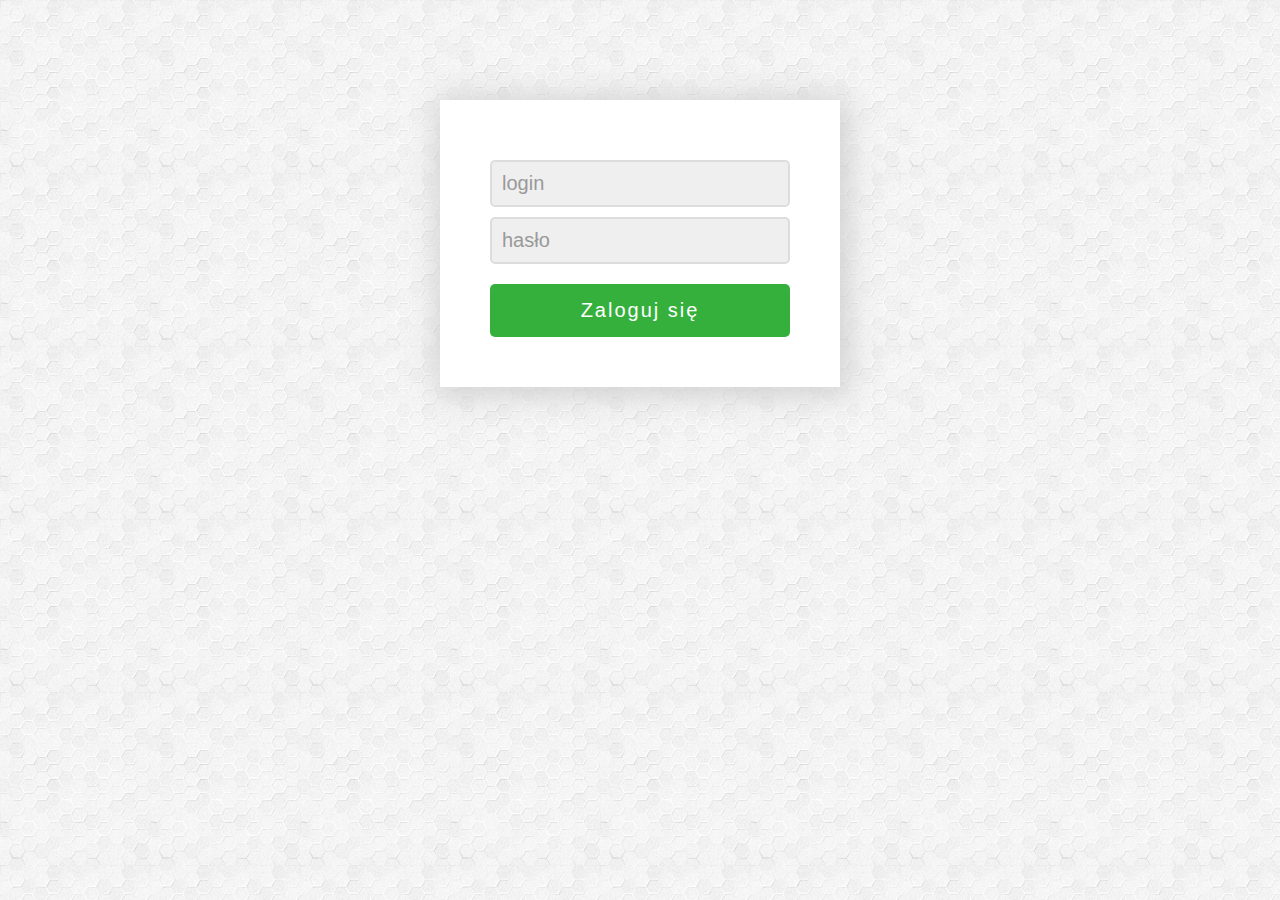
<file: Form/index.html>
<!DOCTYPE HTML>
<html lang="pl">
<head>
	<meta charset="utf-8" />
	<title>Stylizowanie formularzy</title>
	<meta name="description" content="Nauka podstawowego stylizowania elementów formularzy" />
	<meta name="keywords" content="css, odcinek" />
	<meta http-equiv="X-UA-Compatible" content="IE=edge,chrome=1" />
		
	<link rel="stylesheet" href="style.css" type="text/css" />
	
</head>

<body>

	<div id="container">
		<form>
			
			<input type="text" placeholder="login" onfocus="this.placeholder=''" onblur="this.placeholder='login'" >

			<input type="password" placeholder="hasło" onfocus="this.placeholder=''" onblur="this.placeholder='hasło'">
			
			<input type="submit"value="Zaloguj się">
			
		</form>
	</div>
	
</body>
</html>
</file>
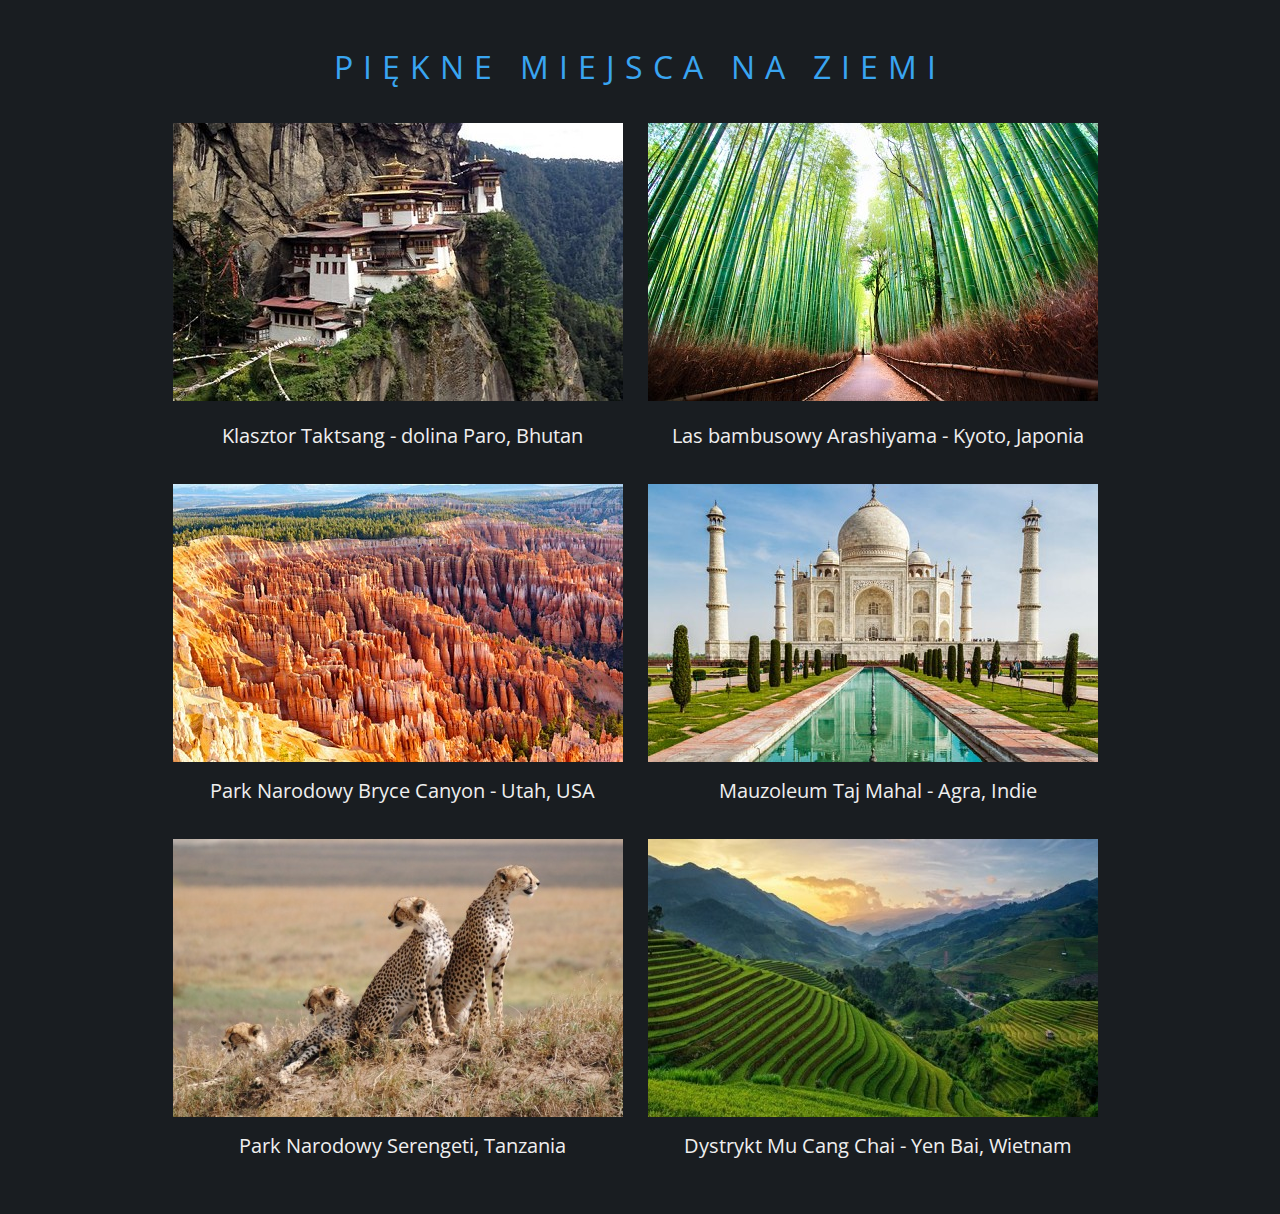
<file: Gallery/index.html>
<!DOCTYPE html>
<html lang="pl">
<head>

	<meta charset="utf-8">
	<title>Galeria zdjęć</title>
	<meta name="description" content="Piękne miejsca na Ziemi">
	<meta name="keywords" content="Taktsang, Paro, Bhutan, Arashiyama, Kyoto, Japonia, Bryce Canyon, Utah, USA, Taj Mahal, Agra, Indie, Serengeti, Tanzania, Mu Cang Chai, Yen Bai, Wietnam">
	<meta name="author" content="MZ">
	
	<meta http-equiv="X-Ua-Compatible" content="IE=edge,chrome=1">
	
	<link rel="stylesheet" href="main.css">
	<link rel="stylesheet" href="css/fontello.css">

	<link href="https://fonts.googleapis.com/css?family=Open+Sans:400,700&amp;subset=latin-ext" rel="stylesheet">
	
	<!--[if lt IE 9]>
	<script src="//cdnjs.cloudflare.com/ajax/libs/html5shiv/3.7.3/html5shiv.min.js"></script>
	<![endif]-->
	
</head>

<body>
	
	<main>
	
		<article>
		
			<div class="container">
			
				<header>
					<h1>Piękne miejsca na Ziemi</h1>
				</header>
			
				<div class="postcard">
				
					<div class="photo1"> 
						<a href="#"><img src="img/01.jpg" alt="Taktsang"></a>
					</div>
					<p>Klasztor Taktsang - dolina Paro, Bhutan</p>
					
				</div>
				
				<div class="postcard">
				
					<div class="photo2"> 
						<a href="#"><img src="img/02.jpg" alt="Arashiyama"></a>
					</div>
					<p>Las bambusowy Arashiyama - Kyoto, Japonia</p>
					
				</div>
				
				<div class="postcard">
				
					<div class="photo3"> 
						<div class="overlay">
							<a href="#"><img src="img/03.jpg" alt="Bryce Canyon"></a>
							<a href="#" class="link"><p>Rok założenia 1928, powierzchnia 145km<sup>2</sup></p></a>
						</div>
					</div>
					<p>Park Narodowy Bryce Canyon - Utah, USA</p>
					
				</div>
				
				<div class="postcard">
				
					<div class="photo4"> 
						<div class="overlayt">
							<a href="#"><img src="img/04.jpg" alt="Taj Mahal"></a>
							<a href="#" class="link"><span class="icon"><i class="icon-search"></i><p>zobacz album</p></span></a>
						</div>
					</div>
					<p>Mauzoleum Taj Mahal - Agra, Indie</p>
					
				</div>				
				

				<div class="postcard">
				
					<div class="photo5"> 
						<a href="#"><img src="img/05.jpg" alt="Serengeti"></a>
					</div>
					<p>Park Narodowy Serengeti, Tanzania</p>
					
				</div>

				<div class="postcard">
				
					<div class="photo6"> 
						<a href="#"><img src="img/06.jpg" alt="Mu Cang Chai"></a>
					</div>	
					<p>Dystrykt Mu Cang Chai - Yen Bai, Wietnam</p>
				</div>				
	
			</div>

		</article>
	
	</main>
	
</body>
</html>
</file>
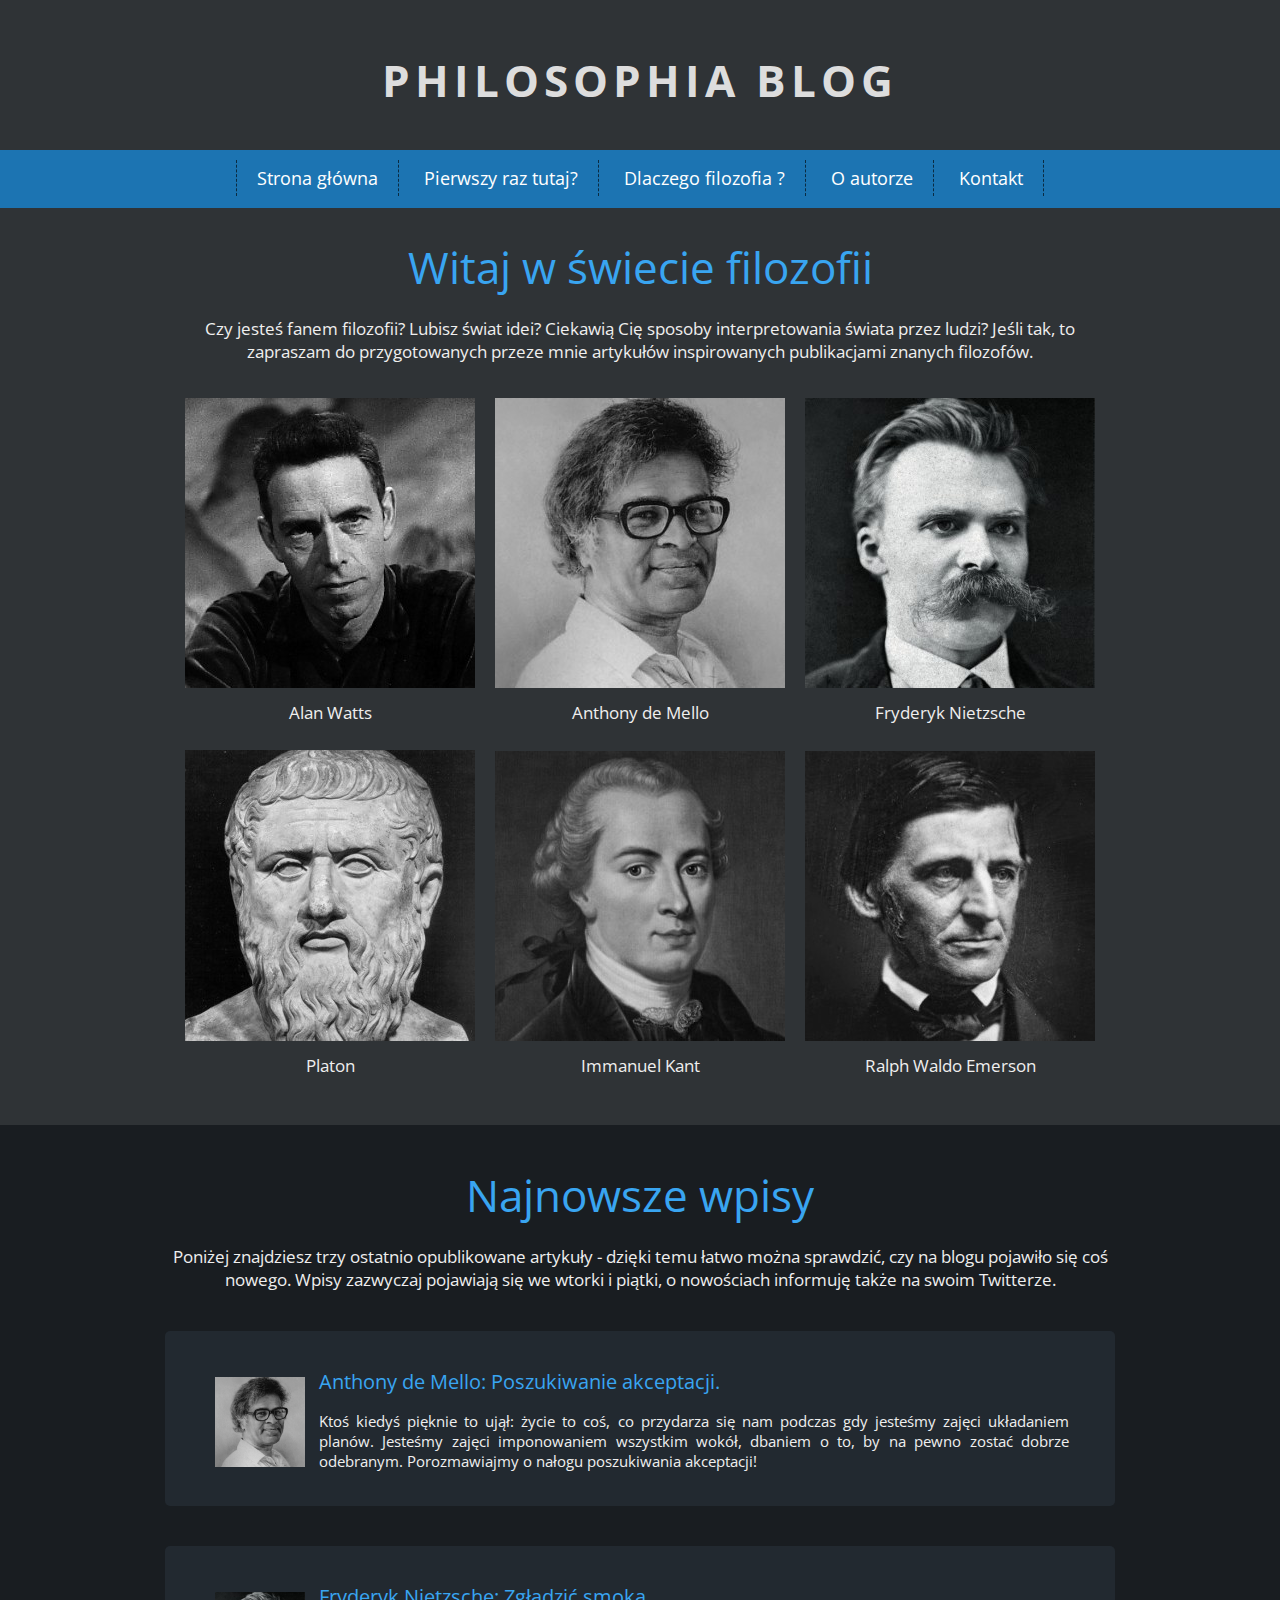
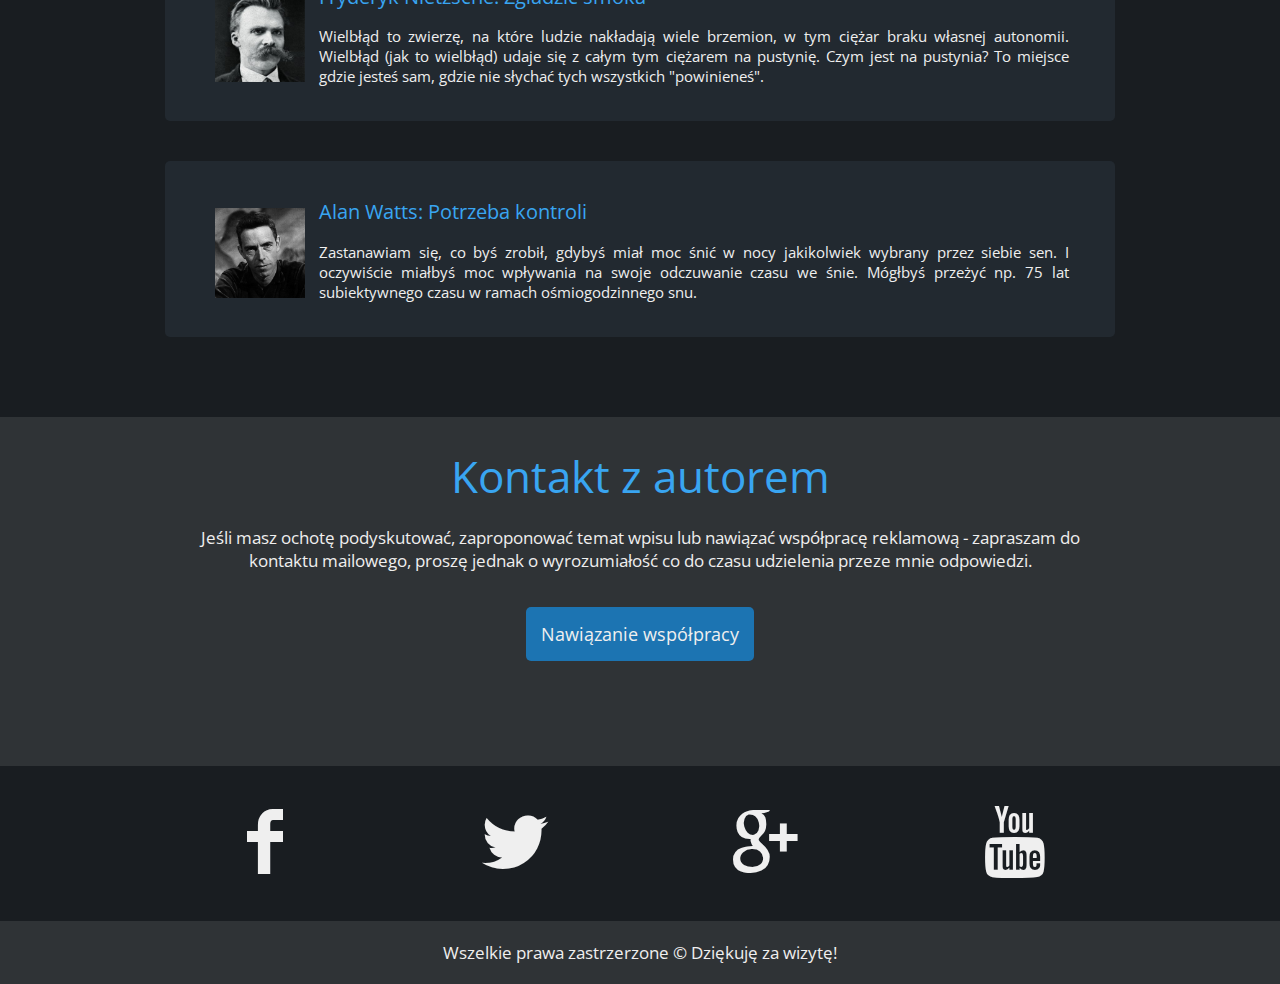
<file: Sample/index.html>
<!DOCTYPE html>
<html lang="pl">
<head>

	<meta charset="utf-8">
	<title>Philosophia Blog</title>
	<meta name="description" content="Blog na temat ciekawych publikacji z dziedziny filozofii. Omówienie wybranych tekstów najsłynniejszych autorów!">
	<meta name="keywords" content="filozofia, książki, blog, przemyślenia">
	<meta name="author" content="Mortinez Walles">
	
	<meta http-equiv="X-Ua-Compatible" content="IE=edge,chrome=1">
	
	<link rel="stylesheet" href="main.css">
	<link href="https://fonts.googleapis.com/css?family=Open+Sans:400,700&amp;subset=latin-ext" rel="stylesheet">
	<link href="css/fontello.css" rel="stylesheet" type="text/css"/>
	
	<!--[if lt IE 9]>
	<script src="//cdnjs.cloudflare.com/ajax/libs/html5shiv/3.7.3/html5shiv.min.js"></script>
	<![endif]-->
	
</head>

<body>


	<header>
		
		<h1 class="logo">Philosophia Blog</h1>
		
		<nav id="topnav">
		
			<ul class="menu">
			
				<li><a href="#">Strona główna</a></li>
				<li><a href="#">Pierwszy raz tutaj?</a></li>
				<li><a href="#">Dlaczego filozofia ?</a></li>
				<li><a href="#">O autorze</a></li>
				<li><a href="#">Kontakt</a></li>
			
			</ul>
		
		</nav>
		
	</header>
	
<main>

	<article>
	
		<section>
		
			<div class="categories">
			<header>
				<h1>Witaj w świecie filozofii</h1>
				<p>Czy jesteś fanem filozofii? Lubisz świat idei? Ciekawią Cię sposoby interpretowania świata przez ludzi? Jeśli tak, to zapraszam do przygotowanych przeze mnie artykułów inspirowanych publikacjami znanych filozofów.</p>
			</header>
			
			<div class="author">
				<figure>
					<a href="#"><img src="img/alan-watts.jpg" alt="Alan Watts"/></a>
					<figcaption>Alan Watts</figcaption>
				</figure>
			</div>
			
			<div class="author">
				<figure>
					<a href="#"><img src="img/de-mello.jpg" alt="Anthony de Mello"/></a>
					<figcaption>Anthony de Mello</figcaption>
				</figure>
			</div>
			
			<div class="author">
				<figure>
					<a href="#"><img src="img/nietzsche.jpg" alt="Fryderyk Nietzsche"/></a>
					<figcaption>Fryderyk Nietzsche</figcaption>
				</figure>
			</div>
			
			<div class="author">
				<figure>
					<a href="#"><img src="img/platon.jpg" alt="Platon"/></a>
					<figcaption>Platon</figcaption>
				</figure>
			</div>
			
			<div class="author">
				<figure>
					<a href="#"><img src="img/kant.jpg" alt="Immanuel Kant"/></a>
					<figcaption>Immanuel Kant</figcaption>
				</figure>
			</div>
			
			<div class="author">
				<figure>
					<a href="#"><img src="img/emerson.jpg" alt="Ralph Waldo Emerson"/></a>
					<figcaption>Ralph Waldo Emerson</figcaption>
				</figure>
			</div>
			
			</div>
		</section>
		
		<section id="newest">
		
			<div class="entries">
			
				<header>
					<h1>Najnowsze wpisy</h1>
					<p>Poniżej znajdziesz trzy ostatnio opublikowane artykuły - dzięki temu łatwo można sprawdzić, czy na blogu pojawiło się coś nowego. Wpisy zazwyczaj pojawiają się we wtorki i piątki, o nowościach informuję także na swoim Twitterze.</p>
				</header>
				
				<div class="entry">
					
					<div class="entryjpg">
						<img src="img/de-mello.jpg" alt="Anthony de Mello"/>
					</div>
					<div class="entrytxt">
						<h2>Anthony de Mello: Poszukiwanie akceptacji.</h2>
						<p>Ktoś kiedyś pięknie to ujął: życie to coś, co przydarza się nam podczas gdy jesteśmy zajęci układaniem planów. Jesteśmy zajęci imponowaniem wszystkim wokół, dbaniem o to, by na pewno zostać dobrze odebranym. Porozmawiajmy o nałogu poszukiwania akceptacji!</p>
					</div>
					
				</div>
				
				<div class="entry">
					
					<div class="entryjpg">
						<img src="img/nietzsche.jpg" alt="Fryderyk Nietzsche"/>
					</div>
					<div class="entrytxt">
						<h2>Fryderyk Nietzsche: Zgładzić smoka</h2>
						<p>Wielbłąd to zwierzę, na które ludzie nakładają wiele brzemion, w tym ciężar braku własnej autonomii. Wielbłąd (jak to wielbłąd) udaje się z całym tym ciężarem na pustynię. Czym jest na pustynia? To miejsce gdzie jesteś sam, gdzie nie słychać tych wszystkich "powinieneś".</p>
					</div>
					
				</div>
				
				<div class="entry">
					
					<div class="entryjpg">
						<img src="img/alan-watts.jpg" alt="Alan Watts"/>
					</div>
					<div class="entrytxt">
						<h2>Alan Watts: Potrzeba kontroli</h2>
						<p>Zastanawiam się, co byś zrobił, gdybyś miał moc śnić w nocy jakikolwiek wybrany przez siebie sen. I oczywiście miałbyś moc wpływania na swoje odczuwanie czasu we śnie. Mógłbyś przeżyć np. 75 lat subiektywnego czasu w ramach ośmiogodzinnego snu.</p>
					</div>
					
				</div>
		
		</section>
		
		<section>
		
			<div class="contact">
			
				<header>
					<h1>Kontakt z autorem</h1>
					<p>Jeśli masz ochotę podyskutować, zaproponować temat wpisu lub nawiązać współpracę reklamową - zapraszam do kontaktu mailowego, proszę jednak o wyrozumiałość co do czasu udzielenia przeze mnie odpowiedzi.</p>
				</header>
				
				<a href="#" class="bluebutton">Nawiązanie współpracy</a>
				
			</div>
		
		</section>
		
	</article>


</main>

<footer>

	<div class="socials">
			<div class="socialdivs">
				<div class="fb"><i class="icon-facebook-1"></i></div>
				<div class="twt"><i class="icon-twitter-1"></i></div>
				<div class="gplus"><i class="icon-gplus-1"></i></div>
				<div class="yt"><i class="icon-youtube"></i></div>
				<div style="clear: both;"/>
			</div>
		</div>
		
		<div class="info">
		
			Wszelkie prawa zastrzerzone &copy Dziękuję za wizytę!
		
		</div>

</footer>





</body>
</html>
</file>
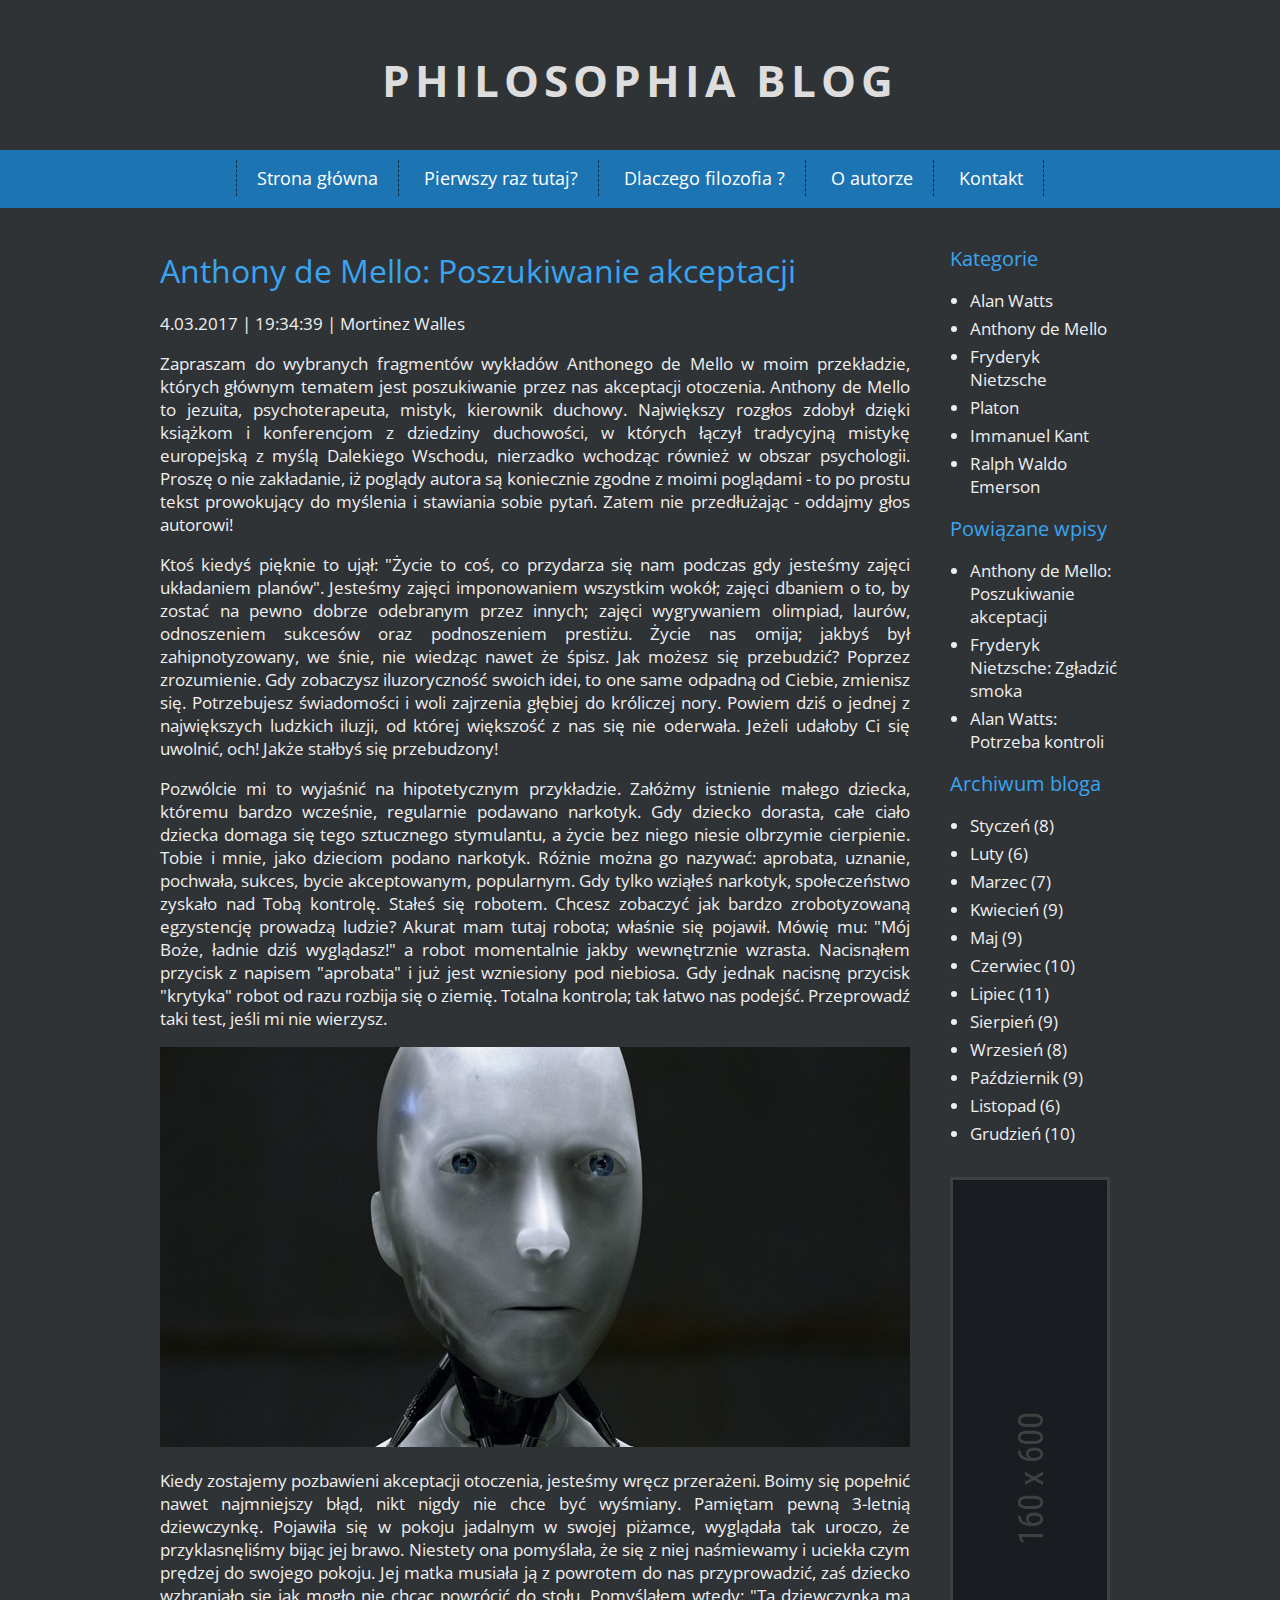
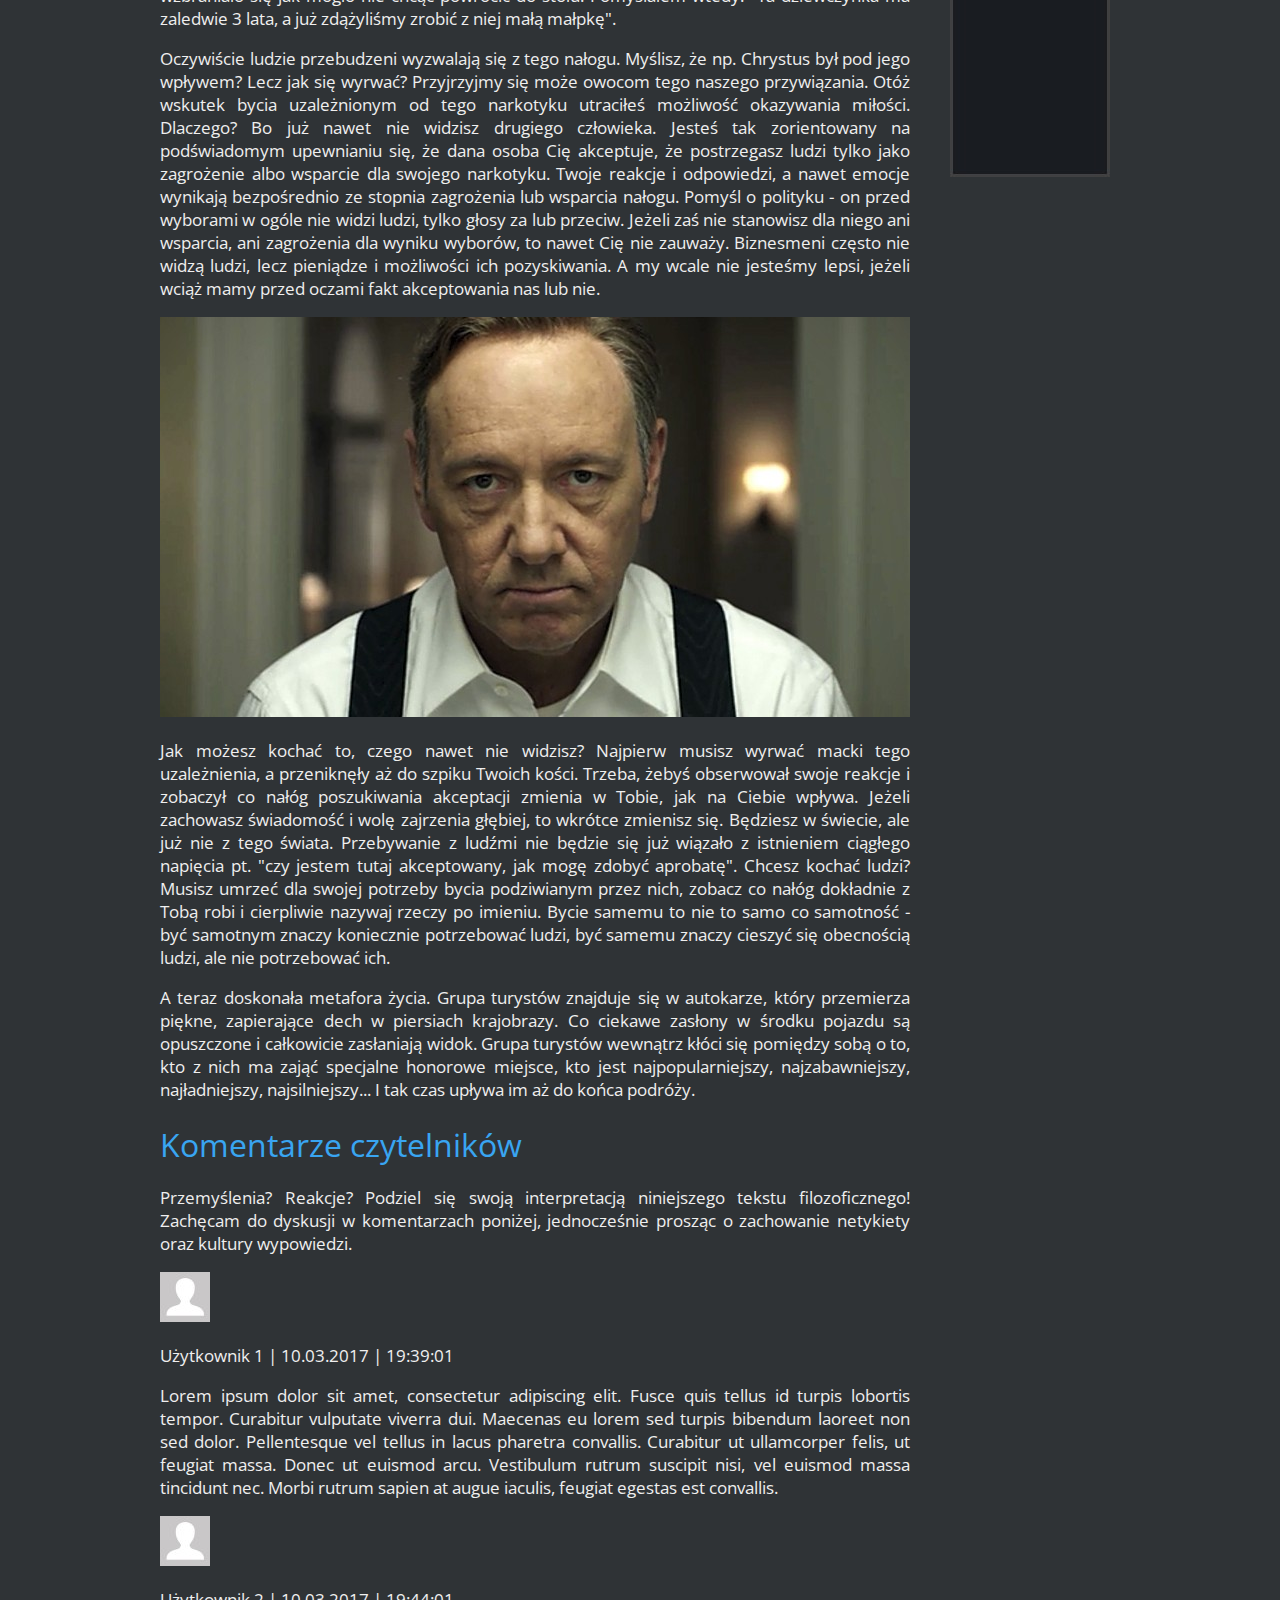
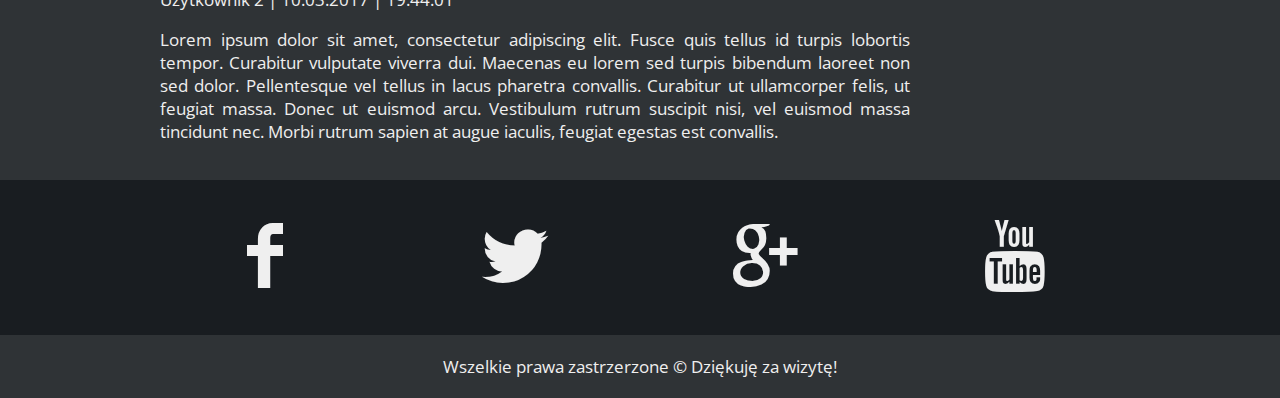
<file: Sample/wpis.html>
<!DOCTYPE html>
<html lang="pl">
<head>

	<meta charset="utf-8">
	<title>Philosophia Blog</title>
	<meta name="description" content="Blog na temat ciekawych publikacji z dziedziny filozofii. Omówienie wybranych tekstów najsłynniejszych autorów!">
	<meta name="keywords" content="filozofia, książki, blog, przemyślenia">
	<meta name="author" content="Mortinez Walles">
	
	<meta http-equiv="X-Ua-Compatible" content="IE=edge,chrome=1">
	
	<link rel="stylesheet" href="main.css">
	<link href="https://fonts.googleapis.com/css?family=Open+Sans:400,700&amp;subset=latin-ext" rel="stylesheet">
	<link href="css/fontello.css" rel="stylesheet" type="text/css"/>
	
	<!--[if lt IE 9]>
	<script src="//cdnjs.cloudflare.com/ajax/libs/html5shiv/3.7.3/html5shiv.min.js"></script>
	<![endif]-->
	
</head>

<body>


	<header>
		
		<h1 class="logo">Philosophia Blog</h1>
		
		<nav id="topnav">
		
			<ul class="menu">
			
				<li><a href="#">Strona główna</a></li>
				<li><a href="#">Pierwszy raz tutaj?</a></li>
				<li><a href="#">Dlaczego filozofia ?</a></li>
				<li><a href="#">O autorze</a></li>
				<li><a href="#">Kontakt</a></li>
			
			</ul>
		
		</nav>
		
	</header>
	
<div class="container">	

	<div class="west">
	
		<main>
		
			<article>
				
				<header>
				
					<h1>Anthony de Mello: Poszukiwanie akceptacji</h1>
					
					<p>4.03.2017 | 19:34:39 | Mortinez Walles</p>
					
				</header>
					
					<p>Zapraszam do wybranych fragmentów wykładów Anthonego de Mello w moim przekładzie, których głównym tematem jest poszukiwanie przez nas akceptacji otoczenia. Anthony de Mello to jezuita, psychoterapeuta, mistyk, kierownik duchowy. Największy rozgłos zdobył dzięki książkom i konferencjom z dziedziny duchowości, w których łączył tradycyjną mistykę europejską z myślą Dalekiego Wschodu, nierzadko wchodząc również w obszar psychologii. Proszę o nie zakładanie, iż poglądy autora są koniecznie zgodne z moimi poglądami - to po prostu tekst prowokujący do myślenia i stawiania sobie pytań. Zatem nie przedłużając - oddajmy głos autorowi!</p>
					
					<p>Ktoś kiedyś pięknie to ujął: "Życie to coś, co przydarza się nam podczas gdy jesteśmy zajęci układaniem planów". Jesteśmy zajęci imponowaniem wszystkim wokół; zajęci dbaniem o to, by zostać na pewno dobrze odebranym przez innych; zajęci wygrywaniem olimpiad, laurów, odnoszeniem sukcesów oraz podnoszeniem prestiżu. Życie nas omija; jakbyś był zahipnotyzowany, we śnie, nie wiedząc nawet że śpisz. Jak możesz się przebudzić? Poprzez zrozumienie. Gdy zobaczysz iluzoryczność swoich idei, to one same odpadną od Ciebie, zmienisz się. Potrzebujesz świadomości i woli zajrzenia głębiej do króliczej nory. Powiem dziś o jednej z największych ludzkich iluzji, od której większość z nas się nie oderwała. Jeżeli udałoby Ci się uwolnić, och! Jakże stałbyś się przebudzony!</p>
					
					<p>Pozwólcie mi to wyjaśnić na hipotetycznym przykładzie. Załóżmy istnienie małego dziecka, któremu bardzo wcześnie, regularnie podawano narkotyk. Gdy dziecko dorasta, całe ciało dziecka domaga się tego sztucznego stymulantu, a życie bez niego niesie olbrzymie cierpienie. Tobie i mnie, jako dzieciom podano narkotyk. Różnie można go nazywać: aprobata, uznanie, pochwała, sukces, bycie akceptowanym, popularnym. Gdy tylko wziąłeś narkotyk, społeczeństwo zyskało nad Tobą kontrolę. Stałeś się robotem. Chcesz zobaczyć jak bardzo zrobotyzowaną egzystencję prowadzą ludzie? Akurat mam tutaj robota; właśnie się pojawił. Mówię mu: "Mój Boże, ładnie dziś wyglądasz!" a robot momentalnie jakby wewnętrznie wzrasta. Nacisnąłem przycisk z napisem "aprobata" i już jest wzniesiony pod niebiosa. Gdy jednak nacisnę przycisk "krytyka" robot od razu rozbija się o ziemię. Totalna kontrola; tak łatwo nas podejść. Przeprowadź taki test, jeśli mi nie wierzysz.</p>
					
					<img src="img/artykul1.jpg" alt="robot">
					
					<p>Kiedy zostajemy pozbawieni akceptacji otoczenia, jesteśmy wręcz przerażeni. Boimy się popełnić nawet najmniejszy błąd, nikt nigdy nie chce być wyśmiany. Pamiętam pewną 3-letnią dziewczynkę. Pojawiła się w pokoju jadalnym w swojej piżamce, wyglądała tak uroczo, że przyklasnęliśmy bijąc jej brawo. Niestety ona pomyślała, że się z niej naśmiewamy i uciekła czym prędzej do swojego pokoju. Jej matka musiała ją z powrotem do nas przyprowadzić, zaś dziecko wzbraniało się jak mogło nie chcąc powrócić do stołu. Pomyślałem wtedy: "Ta dziewczynka ma zaledwie 3 lata, a już zdążyliśmy zrobić z niej małą małpkę".</p>
					
					<p>Oczywiście ludzie przebudzeni wyzwalają się z tego nałogu. Myślisz, że np. Chrystus był pod jego wpływem? Lecz jak się wyrwać? Przyjrzyjmy się może owocom tego naszego przywiązania. Otóż wskutek bycia uzależnionym od tego narkotyku utraciłeś możliwość okazywania miłości. Dlaczego? Bo już nawet nie widzisz drugiego człowieka. Jesteś tak zorientowany na podświadomym upewnianiu się, że dana osoba Cię akceptuje, że postrzegasz ludzi tylko jako zagrożenie albo wsparcie dla swojego narkotyku. Twoje reakcje i odpowiedzi, a nawet emocje wynikają bezpośrednio ze stopnia zagrożenia lub wsparcia nałogu. Pomyśl o polityku - on przed wyborami w ogóle nie widzi ludzi, tylko głosy za lub przeciw. Jeżeli zaś nie stanowisz dla niego ani wsparcia, ani zagrożenia dla wyniku wyborów, to nawet Cię nie zauważy. Biznesmeni często nie widzą ludzi, lecz pieniądze i możliwości ich pozyskiwania. A my wcale nie jesteśmy lepsi, jeżeli wciąż mamy przed oczami fakt akceptowania nas lub nie.</p>
					
					<img src="img/artykul2.jpg" alt="polityk">
					
					<p>Jak możesz kochać to, czego nawet nie widzisz? Najpierw musisz wyrwać macki tego uzależnienia, a przeniknęły aż do szpiku Twoich kości. Trzeba, żebyś obserwował swoje reakcje i zobaczył co nałóg poszukiwania akceptacji zmienia w Tobie, jak na Ciebie wpływa. Jeżeli zachowasz świadomość i wolę zajrzenia głębiej, to wkrótce zmienisz się. Będziesz w świecie, ale już nie z tego świata. Przebywanie z ludźmi nie będzie się już wiązało z istnieniem ciągłego napięcia pt. "czy jestem tutaj akceptowany, jak mogę zdobyć aprobatę". Chcesz kochać ludzi? Musisz umrzeć dla swojej potrzeby bycia podziwianym przez nich, zobacz co nałóg dokładnie z Tobą robi i cierpliwie nazywaj rzeczy po imieniu. Bycie samemu to nie to samo co samotność - być samotnym znaczy koniecznie potrzebować ludzi, być samemu znaczy cieszyć się obecnością ludzi, ale nie potrzebować ich.</p>
					
					<p>A teraz doskonała metafora życia. Grupa turystów znajduje się w autokarze, który przemierza piękne, zapierające dech w piersiach krajobrazy. Co ciekawe zasłony w środku pojazdu są opuszczone i całkowicie zasłaniają widok. Grupa turystów wewnątrz kłóci się pomiędzy sobą o to, kto z nich ma zająć specjalne honorowe miejsce, kto jest najpopularniejszy, najzabawniejszy, najładniejszy, najsilniejszy... I tak czas upływa im aż do końca podróży.</p>
					
					
					<section>
						
						<header>
						
							<h1>Komentarze czytelników</h1>
							<p>Przemyślenia? Reakcje? Podziel się swoją interpretacją niniejszego tekstu filozoficznego! Zachęcam do dyskusji w komentarzach poniżej, jednocześnie prosząc o zachowanie netykiety oraz kultury wypowiedzi.</p>
						
						</header>
						
						<article>
						
							<header>
							
								<img src="img/user.jpg" alt="user">
								<p>Użytkownik 1 | 10.03.2017 | 19:39:01</p>
							
							</header>
						
							<p>Lorem ipsum dolor sit amet, consectetur adipiscing elit. Fusce quis tellus id turpis lobortis tempor. Curabitur vulputate viverra dui. Maecenas eu lorem sed turpis bibendum laoreet non sed dolor. Pellentesque vel tellus in lacus pharetra convallis. Curabitur ut ullamcorper felis, ut feugiat massa. Donec ut euismod arcu. Vestibulum rutrum suscipit nisi, vel euismod massa tincidunt nec. Morbi rutrum sapien at augue iaculis, feugiat egestas est convallis. </p>
						
						</article>
						
						<article>
						
							<header>
							
								<img src="img/user.jpg" alt="user">
								<p>Użytkownik 2 | 10.03.2017 | 19:44:01</p>
							
							</header>
						
							<p>Lorem ipsum dolor sit amet, consectetur adipiscing elit. Fusce quis tellus id turpis lobortis tempor. Curabitur vulputate viverra dui. Maecenas eu lorem sed turpis bibendum laoreet non sed dolor. Pellentesque vel tellus in lacus pharetra convallis. Curabitur ut ullamcorper felis, ut feugiat massa. Donec ut euismod arcu. Vestibulum rutrum suscipit nisi, vel euismod massa tincidunt nec. Morbi rutrum sapien at augue iaculis, feugiat egestas est convallis. </p>
						
						</article>
					
					</section>
					
				
			</article>
			
		</main>
		
	</div>
	
	
	<div class="east">
	
		<aside>
		
			<nav>
			
					<h2>Kategorie</h2>
					<ul>
						<li>Alan Watts</li>
						<li>Anthony de Mello</li>
						<li>Fryderyk Nietzsche</li>
						<li>Platon</li>
						<li>Immanuel Kant</li>
						<li>Ralph Waldo Emerson</li>
					</ul>
					<h2>Powiązane wpisy</h2>
					
					<ul>
						<li>Anthony de Mello: Poszukiwanie akceptacji</li>
						<li>Fryderyk Nietzsche: Zgładzić smoka</li>
						<li>Alan Watts: Potrzeba kontroli</li>
					</ul>
					
					<h2>Archiwum bloga</h2>
					
					<ul>
						<li>Styczeń (8)</li>
						<li>Luty (6)</li>
						<li>Marzec (7)</li>
						<li>Kwiecień (9)</li>
						<li>Maj (9)</li>
						<li>Czerwiec (10)</li>
						<li>Lipiec (11)</li>
						<li>Sierpień (9)</li>
						<li>Wrzesień (8)</li>
						<li>Październik (9)</li>
						<li>Listopad (6)</li>
						<li>Grudzień (10)</li>
					</ul>
					
			</nav>
			
			<img src="img/ad.jpg" alt="reklama"/>
		
		</aside>
	
	</div>
	
	<div style="clear: both;">

	</div>
</div>

<footer>

	<div class="socials">
			<div class="socialdivs">
				<div class="fb"><i class="icon-facebook-1"></i></div>
				<div class="twt"><i class="icon-twitter-1"></i></div>
				<div class="gplus"><i class="icon-gplus-1"></i></div>
				<div class="yt"><i class="icon-youtube"></i></div>
				<div style="clear: both;"/>
			</div>
	</div>
		
		<div class="info">
		
			Wszelkie prawa zastrzerzone &copy Dziękuję za wizytę!
		
		</div>

</footer>





</body>
</html>
</file>
<file: Form/style.css>
body
{
	background-image: url("img/hexellence.png");
	font-size: 20px;
}
#container
{
	margin-left: auto;
	margin-right: auto;
	padding: 50px;
	background-color: #ffffff;
	width: 300px;
	margin-top: 100px;
	-webkit-box-shadow: 3px 3px 30px 5px rgba(204,204,204,0.9);
	-moz-box-shadow: 3px 3px 30px 5px rgba(204,204,204,0.9);
	box-shadow: 3px 3px 30px 5px rgba(204,204,204,0.9);
}
input[type=text],
input[type=password]
{
	width: 300px;
	background-color: #efefef;
	color: #666;
	border: 2px solid #ddd;
	border-radius: 5px;
	font-size: 20px;
	padding: 10px;
	box-sizing: border-box;
	outline: none;
	margin-top: 10px;
}
input[type=submit]
{
	width: 300px;
	background-color: #36b03c;
	font-size: 20px;
	color: white;
	padding: 15px 10px;
	margin-top: 20px;
	border: none;
	border-radius: 5px;
	cursor: pointer;
	letter-spacing: 2px;
	outline: none;
}
input[type=submit]:hover
{
	background-color: #37b93d;
}
input[type=text]:focus,
input[type=password]:focus
{
	-webkit-box-shadow: 0px 0px 10px 3px rgba(204,204,204,0.9);
	-moz-box-shadow: 0px 0px 10px 3px rgba(204,204,204,0.9);
	box-shadow: 0px 0px 10px 3px rgba(204,204,204,0.9);
	border: 2px solid #a5cda5;
	border-radius: 5px;
	background-color: #e9f3e9;
	color: #428c42
}
input[type=submit]:focus
{
	-webkit-box-shadow: 0px 0px 15px 5px rgba(204,204,204,0.9);
	-moz-box-shadow: 0px 0px 15px 5px rgba(204,204,204,0.9);
	box-shadow: 0px 0px 15px 5px rgba(204,204,204,0.9);
}
input::-webkit-input-placeholder
{
    color: #999;
}
input:focus::-webkit-input-placeholder
{
    color: #428C42;
}
/* Firefox < 19 */
input:-moz-placeholder
{
    color: #999;
}
input:focus:-moz-placeholder
{
    color: #428C42;
}
/* Firefox > 19 */
input::-moz-placeholder
{
    color: #999;
}
input:focus::-moz-placeholder
{
    color: #428C42;
}
/* Internet Explorer 10 */
input:-ms-input-placeholder
{
    color: #999;
}
input:focus:-ms-input-placeholder
{
    color: #428C42;
}
</file>
<file: Gallery/main.css>
body
{
	background-color: #191d21;
	font-family: 'Open Sans', sans-serif;
	font-size: 20px;
	color: #efefef;
}

a:link 
{
    color: #fff;
	text-decoration: none;
}

a:visited 
{
    color: #fff;
}

a:hover 
{
    color: #fff;
}

a:active 
{    
	color: #fff;
}

.container
{
	margin-left: auto;
	margin-right: auto;
	width: 1000px;
	text-align: center;
	padding: 0;
	margin-bottom: 25px;
}

.postcard
{
	display: inline-block;
	width: 460px;
	text-align: center;
	padding: 5px;
}

.postcard p
{
	padding: 5px;
	margin-top: 10px;
}

h1
{
	font-size: 32px;
	font-weight: 400;
	color: #39a5f1;
	margin-top: 45px;	
	margin-bottom: 30px;
	letter-spacing: 10px;
	text-transform: uppercase;
}

/* Hover effects */

.photo1
{
	width: 450px;
	transition: all 0.2s ease-in-out;
}

.photo1:hover
{
	transform: scale(0.9);
}


.photo2
{
	width: 450px;
	transition: transform .2s ease-in-out;
}

.photo2:hover
{
	transform: scale(0.95) rotate(5deg) ;
}

.photo3
{
	width: 450px;
}

.overlay
{
	position: relative;
	width: 450px;
	height: 278px;
}

.overlay .link
{
	position: absolute;
	display: block;
	width: 450px;
	height: 65px;
	background-color: #111;
	left: 0px;
	bottom: 0px;
	opacity: 0;
	transition: opacity 0.5s ease-in-out;
}
 
.overlay:hover .link
{
	opacity:0.8;
}

.photo4
{
	width: 450px;
}

.overlayt
{
	position: relative;
	width: 450px;
	height: 278px;
}

.overlayt .link
{
	position: absolute;
	display: block;
	width: 100%;
	height: 100%;
	background-color: #27a38d;
	left: 0px;
	bottom: 0px;
	opacity: 0;
	transition: opacity 0.2s ease-in-out;
}

.icon
{
	display: block;
	top:25%;
	position: relative;
	font-size: 75px;
	
}

.icon p
{
	font-size: 20px;
}
 
.overlayt:hover .link
{
	opacity:0.9;
}

.photo5
{
	width: 450px;
	height: 278px;
	overflow: hidden;
}

.photo5 img
{
	transition: all .5s ease-in-out;
}

.photo5:hover img
{
	-webkit-transform: scale(1.15);
	-ms-transform: scale(1.15);
	transform: scale(1.15);
}

.photo6
{
	width: 450px;
	height: 278px;
	overflow: hidden;
}

.photo6 img
{
	transition: all .7s ease-in-out;
}

.photo6:hover img
{
	-webkit-transform: scale(1.2) rotate(-5deg);
	-ms-transform: scale(1.2) rotate(-5deg);
	transform: scale(1.2) rotate(-5deg);
}
</file>
<file: Gallery/css/fontello.css>
@font-face {
  font-family: 'fontello';
  src: url('../font/fontello.eot?1296869');
  src: url('../font/fontello.eot?1296869#iefix') format('embedded-opentype'),
       url('../font/fontello.woff2?1296869') format('woff2'),
       url('../font/fontello.woff?1296869') format('woff'),
       url('../font/fontello.ttf?1296869') format('truetype'),
       url('../font/fontello.svg?1296869#fontello') format('svg');
  font-weight: normal;
  font-style: normal;
}
/* Chrome hack: SVG is rendered more smooth in Windozze. 100% magic, uncomment if you need it. */
/* Note, that will break hinting! In other OS-es font will be not as sharp as it could be */
/*
@media screen and (-webkit-min-device-pixel-ratio:0) {
  @font-face {
    font-family: 'fontello';
    src: url('../font/fontello.svg?1296869#fontello') format('svg');
  }
}
*/
 
 [class^="icon-"]:before, [class*=" icon-"]:before {
  font-family: "fontello";
  font-style: normal;
  font-weight: normal;
  speak: none;
 
  display: inline-block;
  text-decoration: inherit;
  width: 1em;
  margin-right: .2em;
  text-align: center;
  /* opacity: .8; */
 
  /* For safety - reset parent styles, that can break glyph codes*/
  font-variant: normal;
  text-transform: none;
 
  /* fix buttons height, for twitter bootstrap */
  line-height: 1em;
 
  /* Animation center compensation - margins should be symmetric */
  /* remove if not needed */
  margin-left: .2em;
 
  /* you can be more comfortable with increased icons size */
  /* font-size: 120%; */
 
  /* Font smoothing. That was taken from TWBS */
  -webkit-font-smoothing: antialiased;
  -moz-osx-font-smoothing: grayscale;
 
  /* Uncomment for 3D effect */
  /* text-shadow: 1px 1px 1px rgba(127, 127, 127, 0.3); */
}
 
.icon-search:before { content: '\e800'; } /* '' */
</file>
<file: Sample/main.css>
body
{
	margin: 0;
	background-color: #2F3336;
	color: #efefef;
    font-family: 'Open Sans', sans-serif;
    font-size: 17px;
}
h1.logo
{
	font-weight: 700;
	font-size: 44px;
	color: #ddd;
	text-align: center;
	text-transform: uppercase;
	letter-spacing: 5px;
	margin-top: 50px;
	margin-bottom: 40px;
}
#topnav
{
	background-color: #1c74b2;
	text-align: center;
}
.menu
{
	list-style-type: none;
	margin: 0;
	padding: 10px;
	font-size: 18px;
	line-height: 200%;
	min-height: 38px;
}
.menu > li
{
	display: inline-block;
	padding-left: 20px;
	padding-right: 20px;
	border-right: 1px dashed #0a2b42;
	
}
.menu > li:first-child
{
	border-left: 1px dashed #0a2b42;
	
}
.menu a
{
	color: #fff;
	text-decoration: none;
}
.menu a:hover
{
	color: #0a2b42;
}
.categories
{
	margin-left: auto;
	margin-right: auto;
	text-align: center;
	padding: 0;
	width: 950px;
}
h1
{
	font-size: 44px;
	font-weight: 400;
	color: #39a5f1;
	margin-bottom: 20px;
}
.author
{
	display: inline-block;
	margin-top: 10px;
	margin
}
.author a:hover
{
	opacity: 0.9;
}
.author a
{
	opacity: 1;
}
figure
{
	padding:0;
	margin: 8px;
}
figcaption
{
	margin-top: 8px;
	padding: 0;
}
.entries
{
	margin-left: auto;
	margin-right: auto;
	text-align: center;
	padding-top: 10px;
	padding-bottom: 80px;
	width: 950px;
	margin-top: 40px;
}
#newest
{
	background-color: #191d21;
}
.entry
{
	background-color: #222930;
	padding: 20px;
	text-align: justify;
	margin-top: 40px;
	border-radius: 5px;
}
.entryjpg
{
	display: inline-block;
	margin-left: 30px;
	width: 100px;
}
.entryjpg img
{
	width: 90px;
	height: 90px;
}
.entrytxt
{
	display: inline-block;
	width: 750px;
	font-size: 15px;
}
h2
{
	font-size: 20px;
	font-weight: 400;
	color: #39a5f1;
}
.contact
{
	margin-left: auto;
	margin-right: auto;
	text-align: center;
	padding-bottom: 70px;
	width: 950px;
	margin-bottom: 50px;
}
.contact p
{
	margin-bottom: 50px;
}
.bluebutton
{
	background-color: #1c74b2;
	padding: 15px;
	color: #efefef;
	font-size: 18px;
	text-decoration: none;
	border-radius: 5px;
	min-width: 300px;
}
.bluebutton:hover
{
	background-color: #196499;
}
.socials
{
	width: 100%;
	text-align: center;
	background-color: #191d21;
}
.socialdivs
{
	width: 1000px;
	margin-left: auto;
	margin-right: auto;
}
.fb
{
	width: 250px;
	height: 155px;
	float:left;

	
}
.fb:hover
{
	background-color: #4668b3;
}
.yt
{
	width: 250px;
	height: 155px;
	float:left;

	
}
.yt:hover
{
	background-color: #d94348;
}
.gplus
{
	width: 250px;
	height: 155px;
	float:left;

	
}
.gplus:hover
{
	background-color: #d95333;
}
.twt
{
	width: 250px;
	height: 155;
	float:left;

	
}
.twt:hover
{
	background-color: #3095d3;
}
.info
{
	background-color: #2F3336;
	margin-left: auto;
	margin-right: auto;
	text-align: center;
	padding: 20px;
}
.container
{
	margin-left: auto;
	margin-right: auto;
	width: 1000px;
}
.west
{
	float: left;
	width: 750px;
	padding: 20px;
	text-align: justify;
}
.east
{
	float: left;
	width: 170px;
	padding: 20px;
}
.west h1
{
	font-size: 32px;
	font-weight: 400;
	color: #39a5f1;
	margin-bottom: 20px;
}
.east ul
{
	padding-left: 20px;
	
}
.east ul >li
{
	margin-bottom: 5px;
}
.east img
{
	margin-top: 15px;
}
</file>
<file: Sample/css/fontello.css>
@font-face {
  font-family: 'fontello';
  src: url('../font/fontello.eot?2631148');
  src: url('../font/fontello.eot?2631148#iefix') format('embedded-opentype'),
       url('../font/fontello.woff2?2631148') format('woff2'),
       url('../font/fontello.woff?2631148') format('woff'),
       url('../font/fontello.ttf?2631148') format('truetype'),
       url('../font/fontello.svg?2631148#fontello') format('svg');
  font-weight: normal;
  font-style: normal;
}
/* Chrome hack: SVG is rendered more smooth in Windozze. 100% magic, uncomment if you need it. */
/* Note, that will break hinting! In other OS-es font will be not as sharp as it could be */
/*
@media screen and (-webkit-min-device-pixel-ratio:0) {
  @font-face {
    font-family: 'fontello';
    src: url('../font/fontello.svg?2631148#fontello') format('svg');
  }
}
*/
 
 [class^="icon-"]:before, [class*=" icon-"]:before {
  font-family: "fontello";
  font-style: normal;
  font-weight: normal;
  speak: none;
 
  display: inline-block;
  text-decoration: inherit;
  width: 1em;
  margin-right: .2em;
  text-align: center;
  /* opacity: .8; */
 
  /* For safety - reset parent styles, that can break glyph codes*/
  font-variant: normal;
  text-transform: none;
 
  /* fix buttons height, for twitter bootstrap */
  line-height: 1em;
 
  /* Animation center compensation - margins should be symmetric */
  /* remove if not needed */
  margin-left: .2em;
 
  /* you can be more comfortable with increased icons size */
  /* font-size: 120%; */
 
  /* Font smoothing. That was taken from TWBS */
  -webkit-font-smoothing: antialiased;
  -moz-osx-font-smoothing: grayscale;
 
  /* Uncomment for 3D effect */
  /* text-shadow: 1px 1px 1px rgba(127, 127, 127, 0.3); */
}
 
.icon-youtube:before { content: '\f167'; margin-top:40px ; margin-bottom:40px; font-size:72px; } /* '' */
.icon-twitter-1:before { content: '\f309'; margin-top:40px ; margin-bottom:40px; font-size:72px; } /* '' */
.icon-facebook-1:before { content: '\f30c'; margin-top:40px ; margin-bottom:40px; font-size:72px;} /* '' */
.icon-gplus-1:before { content: '\f30f'; margin-top:40px ; margin-bottom:40px; font-size:72px;} /* '' */
</file>
